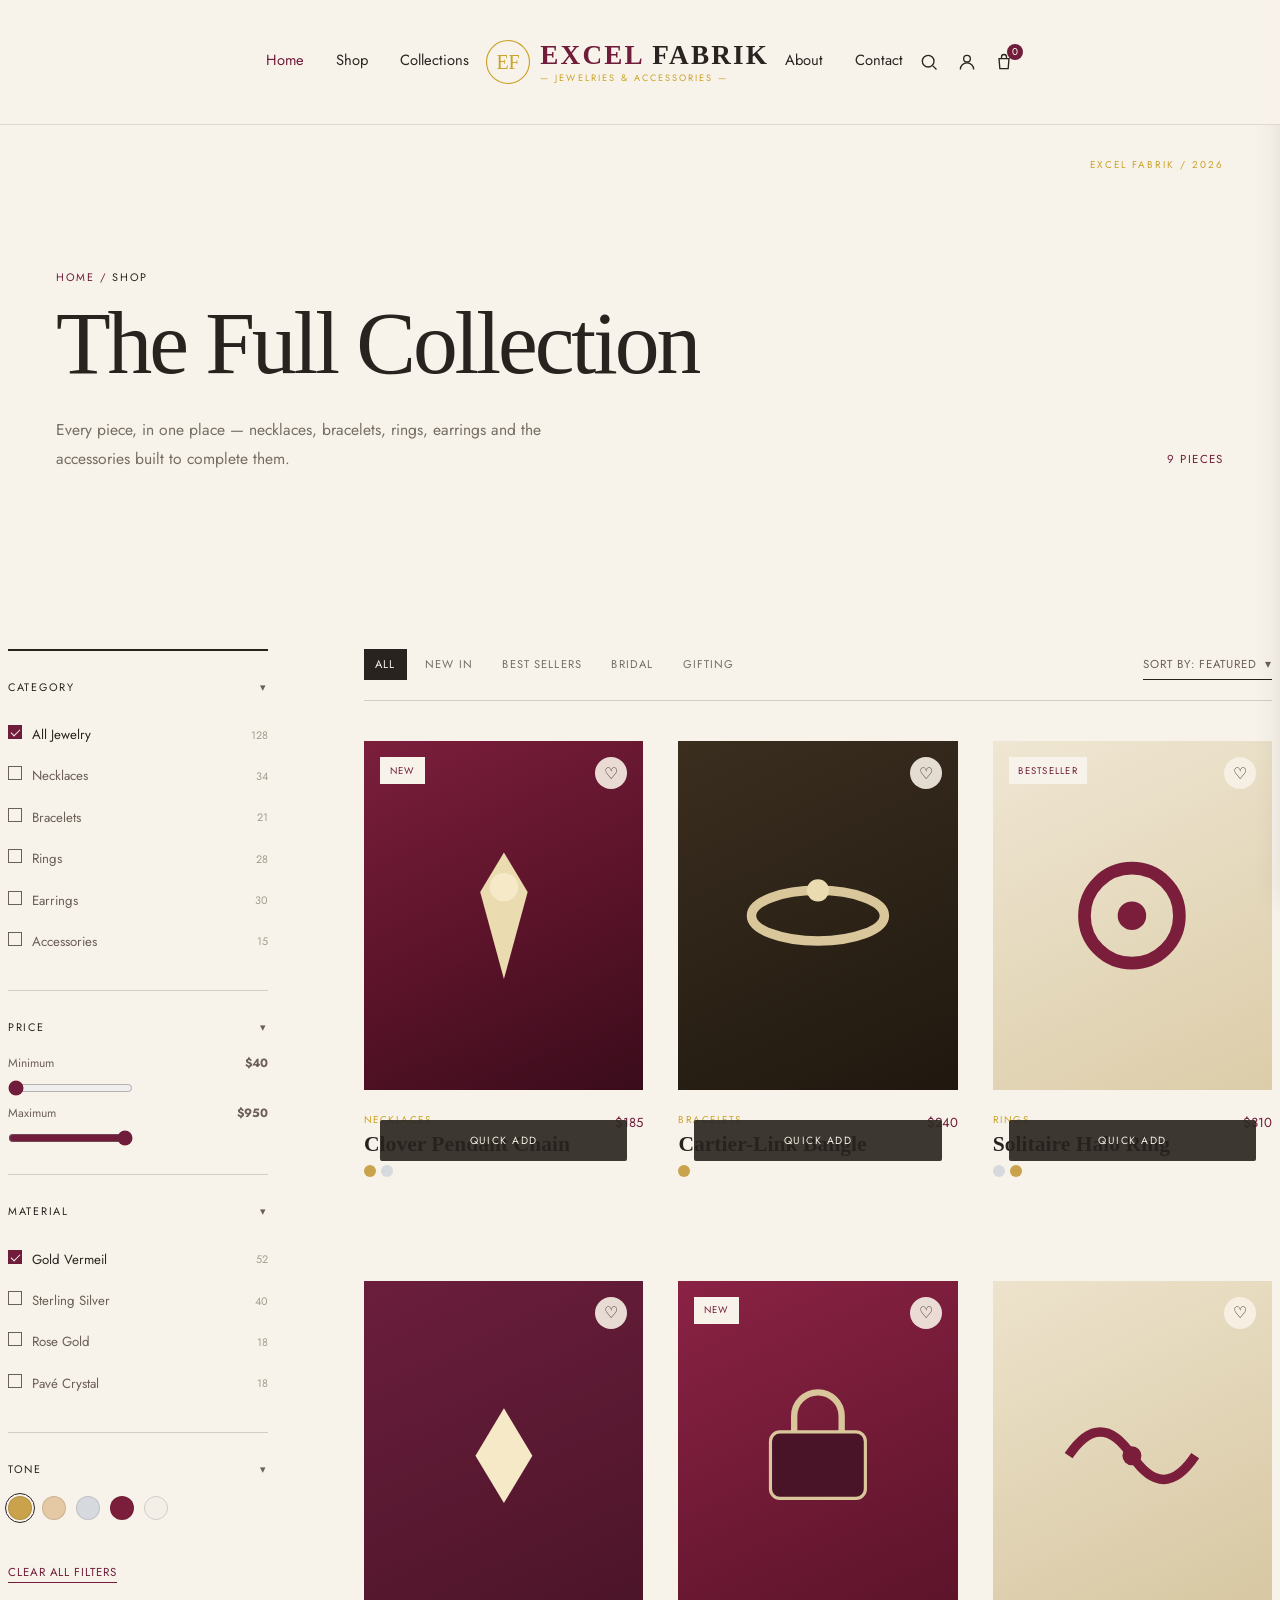
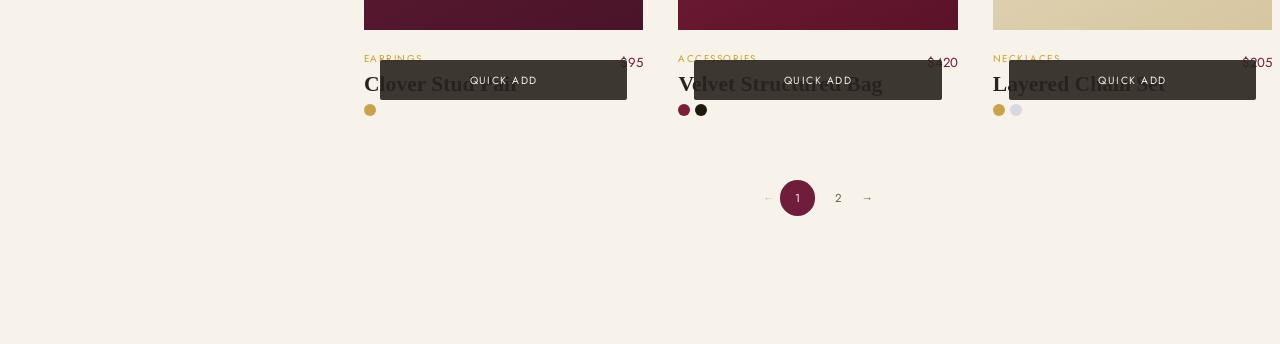
<file: shop.html>
<!DOCTYPE html>
<html lang="en">
<head>
    <meta charset="UTF-8">
  <meta name="viewport" content="width=device-width, initial-scale=1.0">
  <link rel="preconnect" href="https://fonts.googleapis.com">
<link href="https://fonts.googleapis.com/css2?family=Playfair+Display:ital,wght@0,500;0,600;1,500&family=Jost:wght@300;400;500;600&display=swap" rel="stylesheet">
<link rel="stylesheet" href="styles.css">
  <title>Shop - Excel Fabrik</title>
</head>
<body class="shop-page">

<!-- Header -->
<header class="site-header">
  <div class="header-inner">
    <button class="nav-toggle" id="navToggle" aria-label="Toggle menu">
      <span></span><span></span><span></span>
    </button>

    <nav class="main-nav" id="mainNav">
      <a href="index.html#home" class="active">Home</a>
      <a href="shop.html#shop">Shop</a>
      <a href="collections.html" id="collectionsLink">Collections</a>
    </nav>

    <a href="index.html#hero" class="brand">
      <span class="brand-mark">
        <svg viewBox="0 0 60 60" width="46" height="46">
          <circle cx="30" cy="30" r="28" fill="none" stroke="currentColor" stroke-width="1.5"/>
          <text x="30" y="39" text-anchor="middle" font-family="Cormorant Garamond, serif" font-size="26" fill="currentColor">EF</text>
        </svg>
      </span>
      <span class="brand-text">
        <strong>EXCEL <em>FABRIK</em></strong>
        <small>— Jewelries &amp; Accessories —</small>
      </span>
    </a>

    <nav class="main-nav main-nav-right">
      <a href="#about">About</a>
      <a href="#contact">Contact</a>
    </nav>

    <div class="header-icons">
      <button aria-label="Search" id="searchBtn">
        <svg width="20" height="20" viewBox="0 0 24 24" fill="none" stroke="currentColor" stroke-width="1.6"><circle cx="11" cy="11" r="7"/><line x1="21" y1="21" x2="16.65" y2="16.65"/></svg>
      </button>
      <button aria-label="Account">
        <svg width="20" height="20" viewBox="0 0 24 24" fill="none" stroke="currentColor" stroke-width="1.6"><circle cx="12" cy="8" r="4"/><path d="M4 21c0-4.4 3.6-8 8-8s8 3.6 8 8"/></svg>
      </button>
      <button aria-label="Cart" id="cartBtn" class="cart-btn">
        <svg width="20" height="20" viewBox="0 0 24 24" fill="none" stroke="currentColor" stroke-width="1.6"><path d="M6 8h12l-1 12H7L6 8z"/><path d="M9 8V6a3 3 0 0 1 6 0v2"/></svg>
        <span class="cart-count" id="cartCount">0</span>
      </button>
    </div>
  </div>
</header>



<div class="page-head">
  <div>
    <div class="crumb">Home / <span>Shop</span></div>
    <h1>The Full Collection</h1>
    <p>Every piece, in one place — necklaces, bracelets, rings, earrings and the accessories built to complete them.</p>
  </div>
  <div class="result-count">128 pieces</div>
</div>

<div class="shop-body">

  <aside class="filters">
    <div class="filter-block">
      <div class="filter-title">Category <span class="chev">&#9662;</span></div>
      <div class="filter-row checked"><span><span class="box"></span>All Jewelry</span> <span class="count">128</span></div>
      <div class="filter-row"><span><span class="box"></span>Necklaces</span> <span class="count">34</span></div>
      <div class="filter-row"><span><span class="box"></span>Bracelets</span> <span class="count">21</span></div>
      <div class="filter-row"><span><span class="box"></span>Rings</span> <span class="count">28</span></div>
      <div class="filter-row"><span><span class="box"></span>Earrings</span> <span class="count">30</span></div>
      <div class="filter-row"><span><span class="box"></span>Accessories</span> <span class="count">15</span></div>
    </div>

    <div class="filter-block">
      <div class="filter-title">Price <span class="chev">&#9662;</span></div>
      <div class="price-inputs">
        <label for="priceMin">Minimum <strong id="priceMinValue">$40</strong></label>
        <input id="priceMin" type="range" min="40" max="950" step="5" value="40">
        <label for="priceMax">Maximum <strong id="priceMaxValue">$950</strong></label>
        <input id="priceMax" type="range" min="40" max="950" step="5" value="950">
      </div>
    </div>

    <div class="filter-block">
      <div class="filter-title">Material <span class="chev">&#9662;</span></div>
      <div class="filter-row checked"><span><span class="box"></span>Gold Vermeil</span> <span class="count">52</span></div>
      <div class="filter-row"><span><span class="box"></span>Sterling Silver</span> <span class="count">40</span></div>
      <div class="filter-row"><span><span class="box"></span>Rose Gold</span> <span class="count">18</span></div>
      <div class="filter-row"><span><span class="box"></span>Pavé Crystal</span> <span class="count">18</span></div>
    </div>

    <div class="filter-block">
      <div class="filter-title">Tone <span class="chev">&#9662;</span></div>
      <div class="swatches">
        <span class="swatch ring tone-gold"></span>
        <span class="swatch tone-peach"></span>
        <span class="swatch tone-silver"></span>
        <span class="swatch tone-burgundy"></span>
        <span class="swatch tone-cream"></span>
      </div>
    </div>

    <a class="clear-filters" href="#">Clear all filters</a>
  </aside>

  <main class="shop-main">
    <div class="toolbar">
      <div class="chips">
        <span class="chip active">All</span>
        <span class="chip">New In</span>
        <span class="chip">Best Sellers</span>
        <span class="chip">Bridal</span>
        <span class="chip">Gifting</span>
      </div>
      <div class="sort">Sort by: Featured <span>&#9662;</span></div>
    </div>
    <div class="search-panel" id="shopSearchPanel">
      <input id="shopSearchInput" type="search" placeholder="Search the collection" aria-label="Search the collection">
    </div>

    <div class="grid">

      <div class="product">
        <div class="thumb product-art-1">
          <svg viewBox="0 0 120 120" width="46%" height="46%" fill="none"><path d="M60 20 L75 45 L60 100 L45 45 Z" fill="#EADBB0"/><circle cx="60" cy="42" r="9" fill="#F5E9C8"/></svg>
        </div>
        <div class="badge">New</div>
        <div class="wish">&#9825;</div>
        <div class="quick-add">Quick Add</div>
        <div class="meta">
          <div>
            <div class="cat">Necklaces</div>
            <h3>Clover Pendant Chain</h3>
            <div class="swatch-mini"><span class="tone-gold"></span><span class="tone-silver"></span></div>
          </div>
          <div class="price">$185</div>
        </div>
      </div>

      <div class="product">
        <div class="thumb product-art-2">
          <svg viewBox="0 0 120 120" width="60%" height="60%" fill="none"><ellipse cx="60" cy="60" rx="42" ry="16" fill="none" stroke="#D9C79B" stroke-width="6"/><circle cx="60" cy="44" r="7" fill="#EADBB0"/></svg>
        </div>
        <div class="wish">&#9825;</div>
        <div class="quick-add">Quick Add</div>
        <div class="meta">
          <div>
            <div class="cat">Bracelets</div>
            <h3>Cartier-Link Bangle</h3>
            <div class="swatch-mini"><span class="tone-gold"></span></div>
          </div>
          <div class="price">$240</div>
        </div>
      </div>

      <div class="product">
        <div class="thumb product-art-3">
          <svg viewBox="0 0 120 120" width="52%" height="52%" fill="none"><circle cx="60" cy="60" r="30" fill="none" stroke="#7B1E3C" stroke-width="8"/><circle cx="60" cy="60" r="9" fill="#7B1E3C"/></svg>
        </div>
        <div class="badge">Bestseller</div>
        <div class="wish">&#9825;</div>
        <div class="quick-add">Quick Add</div>
        <div class="meta">
          <div>
            <div class="cat">Rings</div>
            <h3>Solitaire Halo Ring</h3>
            <div class="swatch-mini"><span class="tone-silver"></span><span class="tone-gold"></span></div>
          </div>
          <div class="price">$310</div>
        </div>
      </div>

      <div class="product">
        <div class="thumb product-art-4">
          <svg viewBox="0 0 120 120" width="40%" height="40%" fill="none"><path d="M60 30 L78 60 L60 90 L42 60 Z" fill="#F5E9C8"/></svg>
        </div>
        <div class="wish">&#9825;</div>
        <div class="quick-add">Quick Add</div>
        <div class="meta">
          <div>
            <div class="cat">Earrings</div>
            <h3>Clover Stud Pair</h3>
            <div class="swatch-mini"><span class="tone-gold"></span></div>
          </div>
          <div class="price">$95</div>
        </div>
      </div>

      <div class="product">
        <div class="thumb product-art-5">
          <svg viewBox="0 0 120 120" width="55%" height="55%" fill="none"><rect x="30" y="45" width="60" height="42" rx="6" fill="#4A1428" stroke="#D9C79B" stroke-width="2"/><path d="M45 45 V35 a15 15 0 0 1 30 0 V45" fill="none" stroke="#D9C79B" stroke-width="4"/></svg>
        </div>
        <div class="badge">New</div>
        <div class="wish">&#9825;</div>
        <div class="quick-add">Quick Add</div>
        <div class="meta">
          <div>
            <div class="cat">Accessories</div>
            <h3>Velvet Structured Bag</h3>
            <div class="swatch-mini"><span class="tone-burgundy"></span><span class="tone-brown"></span></div>
          </div>
          <div class="price">$420</div>
        </div>
      </div>

      <div class="product">
        <div class="thumb product-art-6">
          <svg viewBox="0 0 120 120" width="66%" height="66%" fill="none"><path d="M20 60 Q40 30 60 60 T100 60" stroke="#7B1E3C" stroke-width="6" fill="none"/><circle cx="60" cy="60" r="6" fill="#7B1E3C"/></svg>
        </div>
        <div class="wish">&#9825;</div>
        <div class="quick-add">Quick Add</div>
        <div class="meta">
          <div>
            <div class="cat">Necklaces</div>
            <h3>Layered Chain Set</h3>
            <div class="swatch-mini"><span class="tone-gold"></span><span class="tone-silver"></span></div>
          </div>
          <div class="price">$205</div>
        </div>
      </div>

      <div class="product">
        <div class="thumb product-art-2">
          <svg viewBox="0 0 120 120" width="56%" height="56%" fill="none"><path d="M30 60 Q60 30 90 60 Q60 90 30 60 Z" fill="none" stroke="#EADBB0" stroke-width="5"/></svg>
        </div>
        <div class="badge">Bestseller</div>
        <div class="wish">&#9825;</div>
        <div class="quick-add">Quick Add</div>
        <div class="meta">
          <div>
            <div class="cat">Bracelets</div>
            <h3>Woven Gold Cuff</h3>
            <div class="swatch-mini"><span class="tone-gold"></span></div>
          </div>
          <div class="price">$275</div>
        </div>
      </div>

      <div class="product">
        <div class="thumb product-art-4">
          <svg viewBox="0 0 120 120" width="42%" height="42%" fill="none"><circle cx="60" cy="60" r="26" fill="none" stroke="#F5E9C8" stroke-width="7"/></svg>
        </div>
        <div class="wish">&#9825;</div>
        <div class="quick-add">Quick Add</div>
        <div class="meta">
          <div>
            <div class="cat">Rings</div>
            <h3>Stacking Band Trio</h3>
            <div class="swatch-mini"><span class="tone-gold"></span><span class="tone-burgundy"></span></div>
          </div>
          <div class="price">$150</div>
        </div>
      </div>

      <div class="product">
        <div class="thumb product-art-3">
          <svg viewBox="0 0 120 120" width="48%" height="48%" fill="none"><path d="M60 25 L70 50 L60 95 L50 50 Z" fill="#7B1E3C"/><circle cx="60" cy="46" r="8" fill="#7B1E3C"/></svg>
        </div>
        <div class="wish">&#9825;</div>
        <div class="quick-add">Quick Add</div>
        <div class="meta">
          <div>
            <div class="cat">Earrings</div>
            <h3>Drop Pendant Hoops</h3>
            <div class="swatch-mini"><span class="tone-gold"></span><span class="tone-brown"></span></div>
          </div>
          <div class="price">$120</div>
        </div>
      </div>

    </div>

    <div class="pagination" id="pagination"></div>
  </main>

</div>

<aside class="cart-panel" id="shopCartPanel" aria-label="Shopping cart" aria-hidden="true">
  <div class="cart-panel-head">
    <h2>Your Cart</h2>
    <button class="cart-close" id="shopCartClose" type="button" aria-label="Close cart">&times;</button>
  </div>
  <div class="cart-list" id="shopCartList">Your cart is empty.</div>
  <div class="cart-total"><span>Total</span><strong id="shopCartTotal">$0</strong></div>
</aside>
<div class="cart-overlay" id="shopCartOverlay"></div>

</body>
<script>
  const products = [...document.querySelectorAll('.product')];
  const resultCount = document.querySelector('.result-count');
  const categoryRows = [...document.querySelectorAll('.filter-block:first-child .filter-row')];
  const chips = [...document.querySelectorAll('.chip')];
  const selectedFilters = new Set();
  const cart = new Map();
  const searchButton = document.getElementById('searchBtn');
  const searchPanel = document.getElementById('shopSearchPanel');
  const searchInput = document.getElementById('shopSearchInput');
  const cartPanel = document.getElementById('shopCartPanel');
  const cartList = document.getElementById('shopCartList');
  const cartTotal = document.getElementById('shopCartTotal');
  const cartOverlay = document.getElementById('shopCartOverlay');
  const cartButton = document.getElementById('cartBtn');
  const priceMin = document.getElementById('priceMin');
  const priceMax = document.getElementById('priceMax');
  const priceMinValue = document.getElementById('priceMinValue');
  const priceMaxValue = document.getElementById('priceMaxValue');
  const pagination = document.getElementById('pagination');
  const pageSize = 6;
  let currentPage = 1;

  function openCart() {
    cartPanel.classList.add('open');
    cartOverlay.classList.add('open');
    cartPanel.setAttribute('aria-hidden', 'false');
  }

  function closeCart() {
    cartPanel.classList.remove('open');
    cartOverlay.classList.remove('open');
    cartPanel.setAttribute('aria-hidden', 'true');
  }

  function renderCart() {
    document.getElementById('cartCount').textContent = [...cart.values()].reduce((sum, quantity) => sum + quantity, 0);
    if (!cart.size) {
      cartList.textContent = 'Your cart is empty.';
      cartTotal.textContent = '$0';
      return;
    }
    let total = 0;
    cartList.innerHTML = [...cart.entries()].map(([product, quantity]) => {
      const price = Number(product.querySelector('.price').textContent.replace(/[^\d.]/g, ''));
      total += price * quantity;
      return `<div class="cart-line"><span>${product.querySelector('h3').textContent} x${quantity}</span><strong>$${(price * quantity).toFixed(2)}</strong></div>`;
    }).join('');
    cartTotal.textContent = `$${total.toFixed(2)}`;
  }

  searchButton.addEventListener('click', () => {
    searchPanel.classList.toggle('open');
    if (searchPanel.classList.contains('open')) searchInput.focus();
  });
  searchInput.addEventListener('input', () => {
    updateProducts(true);
  });
  cartButton.addEventListener('click', openCart);
  document.getElementById('shopCartClose').addEventListener('click', closeCart);
  cartOverlay.addEventListener('click', closeCart);

  function renderPagination(pageCount) {
    pagination.innerHTML = '';
    const previous = document.createElement('button');
    previous.type = 'button';
    previous.innerHTML = '&#8592;';
    previous.disabled = currentPage === 1;
    previous.setAttribute('aria-label', 'Previous page');
    previous.addEventListener('click', () => { currentPage -= 1; updateProducts(); });
    pagination.appendChild(previous);

    for (let page = 1; page <= pageCount; page += 1) {
      const button = document.createElement('button');
      button.type = 'button';
      button.textContent = page;
      button.className = `num${page === currentPage ? ' active' : ''}`;
      button.setAttribute('aria-label', `Page ${page}`);
      button.setAttribute('aria-current', page === currentPage ? 'page' : 'false');
      button.addEventListener('click', () => { currentPage = page; updateProducts(); });
      pagination.appendChild(button);
    }

    const next = document.createElement('button');
    next.type = 'button';
    next.innerHTML = '&#8594;';
    next.disabled = currentPage === pageCount;
    next.setAttribute('aria-label', 'Next page');
    next.addEventListener('click', () => { currentPage += 1; updateProducts(); });
    pagination.appendChild(next);
  }

  function updateProducts(resetPage = false) {
    if (resetPage) currentPage = 1;
    const category = categoryRows.find(row => row.classList.contains('checked'))?.textContent.trim().split(/\s+/)[0];
    const activeChip = document.querySelector('.chip.active')?.textContent.trim();
    const query = searchInput.value.trim().toLowerCase();
    const minimumPrice = Number(priceMin.value);
    const maximumPrice = Number(priceMax.value);
    const matchingProducts = [];

    if (minimumPrice > maximumPrice) priceMax.value = minimumPrice;

    products.forEach(product => {
      const productCategory = product.querySelector('.cat')?.textContent.trim();
      const productPrice = Number(product.querySelector('.price').textContent.replace(/[^\d.]/g, ''));
      const isCategoryMatch = !category || category === 'All' || category === 'All Jewelry' || productCategory === category;
      const isChipMatch = !activeChip || activeChip === 'All' ||
        (activeChip === 'New In' && product.querySelector('.badge')?.textContent.trim() === 'New') ||
        (activeChip === 'Best Sellers' && product.querySelector('.badge')?.textContent.trim() === 'Bestseller') ||
        (activeChip === 'Bridal' && productCategory === 'Rings') ||
        (activeChip === 'Gifting' && productCategory === 'Accessories');
      const isSearchMatch = !query || product.textContent.toLowerCase().includes(query);
      const isPriceMatch = productPrice >= Number(priceMin.value) && productPrice <= Number(priceMax.value);

      if (isCategoryMatch && isChipMatch && isSearchMatch && isPriceMatch) matchingProducts.push(product);
    });

    const pageCount = Math.max(1, Math.ceil(matchingProducts.length / pageSize));
    currentPage = Math.min(currentPage, pageCount);
    const firstVisible = (currentPage - 1) * pageSize;
    products.forEach(product => {
      product.hidden = !matchingProducts.includes(product) || !matchingProducts.slice(firstVisible, firstVisible + pageSize).includes(product);
    });

    priceMinValue.textContent = `$${priceMin.value}`;
    priceMaxValue.textContent = `$${priceMax.value}`;
    resultCount.textContent = `${matchingProducts.length} pieces`;
    renderPagination(pageCount);
  }

  [priceMin, priceMax].forEach(input => input.addEventListener('input', updateProducts));

  categoryRows.forEach(row => row.addEventListener('click', () => {
    categoryRows.forEach(item => item.classList.remove('checked'));
    row.classList.add('checked');
    updateProducts(true);
  }));

  document.querySelectorAll('.filter-block:nth-child(3) .filter-row').forEach(row => {
    row.addEventListener('click', () => row.classList.toggle('checked'));
  });

  document.querySelectorAll('.swatch').forEach(swatch => {
    swatch.addEventListener('click', () => swatch.classList.toggle('ring'));
  });

  chips.forEach(chip => chip.addEventListener('click', () => {
    chips.forEach(item => item.classList.remove('active'));
    chip.classList.add('active');
    updateProducts(true);
  }));

  document.querySelectorAll('.wish').forEach(button => {
    button.setAttribute('role', 'button');
    button.setAttribute('aria-label', 'Add to wishlist');
    button.addEventListener('click', () => {
      button.classList.toggle('selected');
      button.textContent = button.classList.contains('selected') ? '\u2665' : '\u2661';
    });
  });

  document.querySelectorAll('.quick-add').forEach(button => {
    button.setAttribute('role', 'button');
    button.addEventListener('click', () => {
      const product = button.closest('.product');
      cart.set(product, (cart.get(product) || 0) + 1);
      renderCart();
      button.textContent = 'Added';
      button.classList.add('added');
      setTimeout(() => {
        button.textContent = 'Quick Add';
        button.classList.remove('added');
      }, 1200);
      openCart();
    });
  });

  document.querySelector('.clear-filters').addEventListener('click', event => {
    event.preventDefault();
    categoryRows.forEach(row => row.classList.toggle('checked', row.textContent.includes('All Jewelry')));
    document.querySelectorAll('.filter-row, .swatch').forEach(control => control.classList.remove('checked', 'ring'));
    categoryRows[0].classList.add('checked');
    priceMin.value = 40;
    priceMax.value = 950;
    chips.forEach(chip => chip.classList.toggle('active', chip.textContent.trim() === 'All'));
    updateProducts(true);
  });

  const sortControl = document.querySelector('.sort');
  sortControl.addEventListener('click', () => {
    const ascending = sortControl.dataset.order !== 'ascending';
    sortControl.dataset.order = ascending ? 'ascending' : 'descending';
    sortControl.innerHTML = `Sort by: Price ${ascending ? 'low to high' : 'high to low'} <span>&#9662;</span>`;
    const grid = document.querySelector('.grid');
    products.sort((a, b) => {
      const price = product => Number(product.querySelector('.price').textContent.replace(/[^\d]/g, ''));
      return (price(a) - price(b)) * (ascending ? 1 : -1);
    }).forEach(product => grid.appendChild(product));
  });

  updateProducts();
</script>
</html>
</file>
<file: styles.css>
:root{
    --cream: #F7F1E6;
    --cream-deep: #EFE6D3;
    --card: #FBF7EE;
    --ink: #2B2620;
    --ink-soft: #6B6255;
    --burgundy: #6E1E3A;
    --burgundy-dark: #591730;
    --gold: #B08B4F;
    --gold-soft: #D9C79B;
    --hairline: rgba(43,38,32,0.14);
  }
  *{box-sizing:border-box; margin:0; padding:0;}
  body{
    background:var(--cream);
    color:var(--ink);
    font-family:'Jost', sans-serif;
    font-weight:400;
  }
  h1,h2,h3,.serif{ font-family:'Playfair Display', serif; }
  a{ color:inherit; text-decoration:none; }

  /* ---------- HEADER ---------- */
  header{
    display:flex; align-items:center; justify-content:space-between;
    padding: 22px 56px;
    border-bottom:1px solid var(--hairline);
    background:var(--cream);
  }
  .nav-group{ display:flex; gap:34px; font-size:14px; letter-spacing:.03em; }
  .nav-group a.active{ border-bottom:1px solid var(--ink); padding-bottom:4px; }
  .brand{ display:flex; align-items:center; gap:10px; }
  .brand-badge{
    width:34px; height:34px; border-radius:50%;
    border:1px solid var(--gold);
    display:flex; align-items:center; justify-content:center;
    font-family:'Playfair Display',serif; font-size:12px; color:var(--gold);
  }
  .brand-text .name{ font-family:'Playfair Display', serif; font-size:19px; letter-spacing:.08em; }
  .brand-text .tag{ font-size:9px; letter-spacing:.18em; color:var(--ink-soft); }
  .icon-group{ display:flex; gap:22px; align-items:center; font-size:16px; }
  .icon-button{ border:0; background:transparent; color:inherit; padding:4px; cursor:pointer; font:inherit; line-height:1; }
  .icon-button:focus-visible, .quick-add:focus-visible, .wish:focus-visible, .chip:focus-visible, .sort:focus-visible{ outline:2px solid var(--burgundy); outline-offset:3px; }
  .cart-badge{ position:relative; }
  .cart-badge::after{
    content:attr(data-count); position:absolute; top:-8px; right:-9px;
    background:var(--burgundy); color:var(--cream);
    font-size:9px; width:15px; height:15px; border-radius:50%;
    display:flex; align-items:center; justify-content:center;
  }

  /* ---------- PAGE HEAD ---------- */
  .page-head{
    padding: 46px 56px 30px;
    display:flex; justify-content:space-between; align-items:flex-end; gap:24px;
    border-bottom:1px solid var(--hairline);
  }
  .crumb{ font-size:12px; color:var(--ink-soft); margin-bottom:14px; letter-spacing:.03em; }
  .crumb span{ color:var(--ink); }
  .page-head h1{ font-size:40px; font-weight:500; max-width:520px; line-height:1.15; }
  .page-head p{ margin-top:10px; color:var(--ink-soft); max-width:420px; font-size:14.5px; line-height:1.6; }
  .result-count{ font-size:13px; color:var(--ink-soft); white-space:nowrap; }

  /* ---------- LAYOUT ---------- */
  .shop-body{ display:flex; gap:48px; padding: 36px 56px 80px; align-items:flex-start; }

  /* ---------- FILTER SIDEBAR ---------- */
  .filters{ width:230px; flex-shrink:0; position:sticky; top:30px; }
  .filter-block{ padding-bottom:26px; margin-bottom:26px; border-bottom:1px solid var(--hairline); }
  .filter-block:last-child{ border-bottom:none; }
  .filter-title{ font-size:13px; letter-spacing:.04em; margin-bottom:16px; display:flex; justify-content:space-between; align-items:center; }
  .filter-title .chev{ font-size:11px; color:var(--ink-soft); }
  .filter-row{ display:flex; align-items:center; justify-content:space-between; font-size:13.5px; color:var(--ink-soft); padding:7px 0; cursor:pointer; }
  .filter-row:hover{ color:var(--ink); }
  .filter-row .count{ font-size:11.5px; color:#a39d8f; }
  .filter-row.checked{ color:var(--ink); }
  .box{ width:14px; height:14px; border:1px solid var(--ink-soft); display:inline-block; margin-right:10px; position:relative; flex-shrink:0; }
  .filter-row.checked .box{ background:var(--burgundy); border-color:var(--burgundy); }
  .filter-row.checked .box::after{ content:''; position:absolute; left:3.5px; top:1px; width:4px; height:8px; border-right:1.5px solid var(--cream); border-bottom:1.5px solid var(--cream); transform:rotate(45deg); }
  .swatches{ display:flex; gap:10px; flex-wrap:wrap; }
  .swatch{ width:24px; height:24px; border-radius:50%; border:1px solid var(--hairline); cursor:pointer; }
  .swatch.ring{ outline:1.5px solid var(--ink); outline-offset:2px; }
  .price-track{ height:2px; background:var(--hairline); border-radius:2px; position:relative; margin:22px 4px 10px; }
  .price-fill{ position:absolute; left:12%; right:35%; top:0; bottom:0; background:var(--burgundy); }
  .price-handle{ width:13px; height:13px; border-radius:50%; background:var(--burgundy); position:absolute; top:50%; transform:translate(-50%,-50%); }
  .price-labels{ display:flex; justify-content:space-between; font-size:12px; color:var(--ink-soft); }
  .price-inputs{ display:grid; gap:8px; margin-top:14px; }
  .price-inputs label{ display:flex; justify-content:space-between; align-items:center; gap:10px; font-size:12px; color:var(--ink-soft); }
  .price-inputs input{ width:125px; accent-color:var(--burgundy); cursor:pointer; }
  .clear-filters{ font-size:12.5px; color:var(--burgundy); border-bottom:1px solid var(--burgundy); padding-bottom:2px; display:inline-block; margin-top:4px; }

  /* ---------- TOOLBAR ---------- */
  .shop-main{ flex:1; min-width:0; }
  .toolbar{ display:flex; justify-content:space-between; align-items:center; margin-bottom:28px; flex-wrap:wrap; gap:14px; }
  .chips{ display:flex; gap:10px; flex-wrap:wrap; }
  .chip{
    font-size:12.5px; border:1px solid var(--hairline); border-radius:20px;
    padding:7px 16px; color:var(--ink-soft); background:var(--card);
  }
  .chip.active{ background:var(--burgundy); border-color:var(--burgundy); color:var(--cream); }
  .sort{
    font-size:13px; color:var(--ink-soft); display:flex; align-items:center; gap:8px;
    border:1px solid var(--hairline); border-radius:20px; padding:8px 16px; background:var(--card);
  }
  .search-panel{ display:none; margin:-10px 0 24px; }
  .search-panel.open{ display:flex; }
  .search-panel input{ width:100%; border:1px solid var(--hairline); background:var(--card); color:var(--ink); padding:11px 14px; font:inherit; }
  .cart-panel{ position:fixed; top:0; right:0; width:min(360px, 92vw); height:100vh; padding:28px; background:var(--card); box-shadow:-12px 0 30px rgba(43,38,32,.16); transform:translateX(105%); transition:transform .25s ease; z-index:10; }
  .cart-panel.open{ transform:translateX(0); }
  .cart-panel-head{ display:flex; align-items:center; justify-content:space-between; padding-bottom:20px; border-bottom:1px solid var(--hairline); }
  .cart-panel-head h2{ font-size:24px; font-weight:500; }
  .cart-close{ border:0; background:transparent; color:var(--ink); font-size:22px; cursor:pointer; }
  .cart-list{ padding:20px 0; color:var(--ink-soft); font-size:14px; }
  .cart-line{ display:flex; justify-content:space-between; gap:16px; padding:10px 0; border-bottom:1px solid var(--hairline); color:var(--ink); }
  .cart-total{ display:flex; justify-content:space-between; padding-top:18px; font-size:15px; }
  .cart-overlay{ display:none; position:fixed; inset:0; background:rgba(43,38,32,.28); z-index:9; }
  .cart-overlay.open{ display:block; }

  /* ---------- PRODUCT GRID ---------- */
  .grid{ display:grid; grid-template-columns:repeat(3, 1fr); gap:34px 26px; }
  .product{ position:relative; }
  .thumb{
    aspect-ratio:1/1.05; border-radius:2px; position:relative; overflow:hidden;
    display:flex; align-items:center; justify-content:center;
  }
  .badge{
    position:absolute; top:14px; left:14px; font-size:10.5px; letter-spacing:.05em;
    background:var(--cream); padding:5px 11px; border-radius:20px; color:var(--burgundy); z-index:2;
  }
  .wish{
    position:absolute; top:14px; right:14px; width:30px; height:30px; border-radius:50%;
    background:rgba(247,241,230,0.9); display:flex; align-items:center; justify-content:center;
    font-size:13px; z-index:2; color:var(--ink);
  }
  .quick-add{
    position:absolute; left:14px; right:14px; bottom:14px;
    background:var(--ink); color:var(--cream); text-align:center;
    font-size:12px; letter-spacing:.05em; padding:11px 0; border-radius:2px;
    opacity:0; transform:translateY(8px); transition:all .25s ease; z-index:2;
  }
  .product:hover .quick-add{ opacity:1; transform:translateY(0); }
  .product:hover .thumb img, .product:hover .thumb svg{ transform:scale(1.045); }
  .thumb img, .thumb svg{ transition:transform .5s ease; width:100%; height:100%; object-fit:cover; }

  .meta{ padding-top:14px; display:flex; justify-content:space-between; gap:10px; }
  .meta .cat{ font-size:11px; letter-spacing:.06em; color:var(--gold); margin-bottom:5px; }
  .meta h3{ font-size:16.5px; font-weight:500; }
  .meta .price{ font-size:14.5px; color:var(--ink-soft); white-space:nowrap; padding-top:2px; }
  .swatch-mini{ display:flex; gap:5px; margin-top:9px; }
  .swatch-mini span{ width:12px; height:12px; border-radius:50%; display:inline-block; }

  .pagination{ display:flex; justify-content:center; align-items:center; gap:14px; margin-top:56px; font-size:13px; color:var(--ink-soft); }
  .pagination button{ border:0; background:transparent; color:inherit; font:inherit; cursor:pointer; }
  .pagination .num{ width:32px; height:32px; display:flex; align-items:center; justify-content:center; border-radius:50%; }
  .pagination button:disabled{ opacity:.35; cursor:default; }
  .pagination .num.active{ background:var(--burgundy); color:var(--cream); }

  @media(max-width:980px){
    header{ padding:18px 24px; }
    .nav-group{ display:none; }
    .page-head, .shop-body{ padding-left:24px; padding-right:24px; }
    .shop-body{ flex-direction:column; }
    .filters{ width:100%; position:static; }
    .grid{ grid-template-columns:repeat(2,1fr); }
  }
  @media(max-width:560px){
    .grid{ grid-template-columns:1fr; }
    .page-head{ flex-direction:column; align-items:flex-start; }
  }




:root{
  --cream:#f7f1e6;
  --cream-soft:#fbf7ee;
  --burgundy:#6f1d3a;
  --burgundy-dark:#5a1730;
  --gold:#c9a227;
  --ink:#2a2320;
  --ink-soft:#6b5f57;
  --line:#e6dcc8;
  --radius:2px;
  --serif:'Cormorant Garamond', Georgia, serif;
  --sans:'Jost', 'Helvetica Neue', Arial, sans-serif;
}

*{box-sizing:border-box;margin:0;padding:0;}
html{scroll-behavior:smooth;}
body{
  font-family:var(--sans);
  color:var(--ink);
  background:var(--cream-soft);
  -webkit-font-smoothing:antialiased;
}
a{text-decoration:none;color:inherit;}
button{font-family:inherit;cursor:pointer;background:none;border:none;}
img,svg{display:block;max-width:100%;}
:focus-visible{outline:2px solid var(--burgundy);outline-offset:2px;}

/* Announcement bar */
.announce{
  background:var(--burgundy);
  color:#f3e6c9;
  text-align:center;
  font-size:.78rem;
  letter-spacing:.04em;
  padding:.5rem 1rem;
}

/* Header */

.site-header{
  background:var(--cream-soft);
  border-bottom:1px solid var(--line);
  position:sticky;top:0;z-index:50;
}
.header-inner{
  max-width:1280px;margin:0 auto;
  display:flex;align-items:center;justify-content:space-between;
  padding:.9rem 2rem;
  gap:1rem;
}
.main-nav{display:flex;gap:2rem;font-size:.92rem;position:relative;}
.main-nav a{position:relative;padding-bottom:4px;color:var(--ink);}
.main-nav a.active{color:var(--burgundy);}
.main-nav::after{
  content:'';position:absolute;left:var(--indicator-left, 0);bottom:0;
  width:var(--indicator-width, 0);height:2px;background:var(--burgundy);
  transition:left .35s ease,width .35s ease;
  pointer-events:none;
}
.main-nav a:hover{color:var(--burgundy);}

.brand{display:flex;align-items:center;gap:.6rem;flex-shrink:0;}
.brand-mark{color:var(--gold);}
.brand-text{display:flex;flex-direction:column;line-height:1.1;}
.brand-text strong{
  font-family:var(--serif);font-size:1.55rem;letter-spacing:.06em;color:var(--burgundy);font-weight:600;
}
.brand-text strong em{font-style:normal;color:var(--ink);}
.brand-text small{font-size:.58rem;letter-spacing:.22em;color:var(--gold);text-transform:uppercase;margin-top:2px;}

.header-icons{display:flex;align-items:center;gap:1.1rem;}
.header-icons button{color:var(--ink);display:flex;position:relative;}
.header-icons button:hover{color:var(--burgundy);}
.cart-btn{position:relative;}
.cart-count{
  position:absolute;top:-8px;right:-9px;
  background:var(--burgundy);color:#fff;
  font-size:.62rem;width:16px;height:16px;border-radius:50%;
  display:flex;align-items:center;justify-content:center;
}

.nav-toggle{display:none;flex-direction:column;gap:5px;width:22px;}
.nav-toggle span{display:block;height:2px;background:var(--ink);}

/* Hero */
.hero{
  position:relative;
  max-width:1280px;margin:1.5rem auto;
  border-radius:6px;overflow:hidden;
  background:linear-gradient(120deg,#f0e3c4,#f7ece0);
  min-height:480px;
}
.hero-slides{position:relative;height:100%;}
.hero-slide{
  display:none;
  align-items:center;
  min-height:480px;
  padding:0 4rem;
  gap:2rem;
}
.hero-slide.active{display:flex;}
.hero-copy{flex:1;max-width:520px;padding:2rem 0;}
.hero-eyebrow{
  color:var(--burgundy);font-size:.78rem;letter-spacing:.14em;text-transform:uppercase;margin-bottom:1rem;font-weight:500;
}
.hero-copy h1{
  font-family:var(--serif);font-weight:600;
  font-size:4rem;line-height:.98;color:var(--ink);margin-bottom:1.3rem;
}
.hero-desc{color:var(--ink-soft);font-size:1.02rem;line-height:1.6;max-width:420px;margin-bottom:1.8rem;}
.btn{
  display:inline-flex;align-items:center;gap:.5rem;
  padding:.9rem 1.8rem;font-size:.82rem;letter-spacing:.08em;text-transform:uppercase;
  border-radius:var(--radius);
}
.btn-primary{background:var(--burgundy);color:#fff;transition:background .2s;}
.btn-primary:hover{background:var(--burgundy-dark);}
.hero-art{flex:1;display:flex;align-items:center;justify-content:center;}
.hero-art img{width:100%;max-width:520px;height:420px;object-fit:cover;}
.hero-svg{width:100%;max-width:460px;height:auto;}

.hero-arrow{
  position:absolute;top:50%;transform:translateY(-50%);
  width:38px;height:38px;border-radius:50%;
  background:rgba(255,255,255,.8);color:var(--ink);
  font-size:1.4rem;display:flex;align-items:center;justify-content:center;
  transition:background .2s;
}
.hero-arrow:hover{background:#fff;}
.hero-arrow-left{left:1.5rem;}
.hero-arrow-right{right:1.5rem;}

.hero-dots{
  position:absolute;bottom:1.4rem;left:50%;transform:translateX(-50%);
  display:flex;gap:.5rem;
}
.hero-dots button{
  width:8px;height:8px;border-radius:50%;background:rgba(111,29,58,.3);
  transition:background .2s, width .2s;
}
.hero-dots button.active{background:var(--burgundy);width:22px;border-radius:4px;}

/* Category grid */
.category-grid{
  max-width:1280px;margin:3rem auto;padding:0 2rem;
  display:grid;grid-template-columns:repeat(5,1fr);gap:1.4rem;
}
.cat-card{
  background:var(--cream-soft);border:1px solid var(--line);
  overflow:hidden;transition:transform .25s, box-shadow .25s;
}
.cat-card:hover{transform:translateY(-4px);box-shadow:0 12px 24px rgba(111,29,58,.08);}
.cat-thumb{
  aspect-ratio:1/1;
  display:flex;align-items:center;justify-content:center;
  padding:0;
}
.cat-necklace{background:#efe0c3;}
.cat-bracelet{background:#e9d4c9;}
.cat-ring{background:#f3ecd8;}
.cat-earring{background:#ecdfd0;}
.cat-bag{background:#e7d3d9;}
.cat-thumb img{width:100%;height:100%;object-fit:cover;}
.cat-thumb svg{width:100%;height:100%;}
.cat-card p{
  padding:.9rem 1.1rem;font-size:.78rem;letter-spacing:.1em;text-transform:uppercase;font-weight:500;
  display:flex;align-items:center;justify-content:space-between;
  border-top:1px solid var(--line);
}
.cat-card p span{color:var(--gold);transition:transform .2s;}
.cat-card:hover p span{transform:translateX(4px);}

/* Top picks */
.top-picks{max-width:1280px;margin:3rem auto;padding:0 2rem;}
.section-head{
  display:flex;justify-content:space-between;align-items:flex-end;margin-bottom:2rem;
}
.eyebrow-line{
  color:var(--burgundy);font-size:.78rem;letter-spacing:.12em;text-transform:uppercase;margin-bottom:.5rem;
}
.section-head h2{font-family:var(--serif);font-size:2.4rem;font-weight:600;}
.view-all{font-size:.85rem;color:var(--burgundy);border-bottom:1px solid var(--burgundy);padding-bottom:2px;}
.view-all span{transition:transform .2s;display:inline-block;}
.view-all:hover span{transform:translateX(4px);}

.product-grid{
  display:grid;grid-template-columns:repeat(5,1fr);gap:1.4rem;
}
.product-card{
  background:var(--cream-soft);
  border:1px solid var(--line);
  display:flex;
  flex-direction:column;
  justify-content:space-between;
}
.product-thumb{
  position:relative;aspect-ratio:1/1;
  display:flex;align-items:center;justify-content:center;
  padding:0;
}
.product-thumb img{width:100%;height:100%;object-fit:cover;}
.product-thumb svg{width:100%;height:100%;}
.wish-btn{
  position:absolute;top:.7rem;right:.7rem;
  width:30px;height:30px;border-radius:50%;background:#fff;
  display:flex;align-items:center;justify-content:center;
  box-shadow:0 2px 6px rgba(0,0,0,.1);
}
.wish-btn svg{width:15px;height:15px;stroke:var(--ink);fill:none;transition:.2s;}
.wish-btn.active svg{fill:var(--burgundy);stroke:var(--burgundy);}
.product-info{padding:1rem 1.1rem 1.2rem;}
.product-info h3{font-size:.95rem;font-weight:500;margin-bottom:.35rem;}
.product-price{color:var(--burgundy);font-weight:600;font-size:1rem;margin-bottom:.9rem;}
.add-cart{
  width:100%;background:var(--burgundy);color:#fff;
  padding:.7rem;font-size:.72rem;letter-spacing:.09em;text-transform:uppercase;
  display:flex;align-items:center;justify-content:center;gap:.5rem;
  transition:background .2s;
}
.add-cart:hover{background:var(--burgundy-dark);}
.add-cart svg{width:14px;height:14px;}
.add-cart.added{background:var(--gold);color:var(--ink);}

/* Features */
.features{
  background:var(--cream);
  border-top:1px solid var(--line);border-bottom:1px solid var(--line);
  display:grid;grid-template-columns:repeat(4,1fr);
  max-width:1280px;margin:0 auto;
}
.feature{
  display:flex;align-items:center;gap:.9rem;
  padding:1.6rem 2rem;border-right:1px solid var(--line);
  color:var(--burgundy);
}
.feature:last-child{border-right:none;}
.feature div{display:flex;flex-direction:column;color:var(--ink);}
.feature strong{font-size:.85rem;margin-bottom:2px;}
.feature span{font-size:.75rem;color:var(--ink-soft);}

/* Footer */
.site-footer{background:var(--burgundy-dark);color:#e9d9c8;margin-top:0;}
.footer-top{
  max-width:1280px;margin:0 auto;padding:3.2rem 2rem 2.4rem;
  display:grid;grid-template-columns:1.4fr 1fr 1fr 1.4fr;gap:2rem;
}
.footer-brand{display:flex;align-items:center;gap:.6rem;height:fit-content;}
.footer-brand .brand-mark{color:var(--gold);}
.footer-brand .brand-text strong{color:#f3e6c9;font-family:var(--serif);font-size:1.4rem;}
.footer-brand .brand-text small{color:var(--gold);}
.footer-col h4{font-size:.85rem;letter-spacing:.06em;margin-bottom:1rem;color:#f3e6c9;}
.footer-col a{display:block;font-size:.85rem;color:#e9d9c8cc;margin-bottom:.65rem;}
.footer-col a:hover{color:var(--gold);}
.footer-news p{font-size:.82rem;color:#e9d9c8b3;margin-bottom:1rem;line-height:1.5;}
#newsletterForm{display:flex;border:1px solid #ffffff33;border-radius:2px;overflow:hidden;}
#newsletterForm input{
  flex:1;background:transparent;border:none;padding:.7rem .9rem;color:#fff;font-size:.82rem;
}
#newsletterForm input::placeholder{color:#e9d9c8a0;}
#newsletterForm button{
  background:var(--gold);color:var(--ink);padding:0 1.1rem;font-weight:600;
}
.news-msg{color:var(--gold);margin-top:.6rem;min-height:1em;}
.socials{display:flex;gap:.7rem;margin-top:1.2rem;}
.socials a{
  width:30px;height:30px;border-radius:50%;border:1px solid #ffffff33;
  display:flex;align-items:center;justify-content:center;font-size:.6rem;
}
.socials a:hover{border-color:var(--gold);color:var(--gold);}

.footer-bottom{
  border-top:1px solid #ffffff22;
  max-width:1280px;margin:0 auto;padding:1.1rem 2rem;
  display:flex;justify-content:space-between;font-size:.75rem;color:#e9d9c899;
}
.tagline{font-family:var(--serif);font-style:italic;}

/* Cart drawer */
.cart-drawer{
  position:fixed;top:0;right:-380px;width:360px;height:100%;
  background:var(--cream-soft);z-index:200;
  box-shadow:-8px 0 24px rgba(0,0,0,.15);
  display:flex;flex-direction:column;
  transition:right .3s ease;
}
.cart-drawer.open{right:0;}
.cart-drawer-head{
  display:flex;justify-content:space-between;align-items:center;
  padding:1.3rem 1.4rem;border-bottom:1px solid var(--line);
}
.cart-drawer-head h3{font-family:var(--serif);font-size:1.4rem;}
.cart-items{flex:1;overflow-y:auto;padding:1rem 1.4rem;}
.cart-empty{color:var(--ink-soft);font-size:.88rem;padding-top:1rem;}
.cart-line{
  display:flex;justify-content:space-between;align-items:center;
  padding:.8rem 0;border-bottom:1px solid var(--line);font-size:.85rem;
}
.cart-line .qty{color:var(--ink-soft);}
.cart-total-row{
  display:flex;justify-content:space-between;align-items:center;gap:1rem;
  padding:1.2rem 1.4rem;border-top:1px solid var(--line);font-size:1rem;
}
.cart-total-amount{display:flex;flex-direction:column;gap:.2rem;}
.cart-total-amount strong{font-size:1.1rem;}
.order-whatsapp{
  background:var(--burgundy);color:#fff;padding:.7rem .85rem;
  font-size:.72rem;letter-spacing:.03em;white-space:nowrap;
}
.order-whatsapp:hover:not(:disabled){background:var(--burgundy-dark);}
.order-whatsapp:disabled{opacity:.45;cursor:not-allowed;}
.order-whatsapp:focus-visible{outline:2px solid var(--gold);outline-offset:2px;
}
.cart-overlay{
  position:fixed;inset:0;background:rgba(0,0,0,.35);
  opacity:0;pointer-events:none;transition:opacity .3s;z-index:150;
}
.cart-overlay.open{opacity:1;pointer-events:auto;}

/* Responsive */
@media (max-width:1080px){
  .product-grid{grid-template-columns:repeat(3,1fr);}
  .category-grid{grid-template-columns:repeat(3,1fr);}
  .features{grid-template-columns:repeat(2,1fr);}
  .feature:nth-child(2){border-right:none;}
}
@media (max-width:860px){
  .main-nav{display:none;}
  .nav-toggle{display:flex;}
  .hero-slide{padding:0 1.6rem;flex-direction:column;text-align:center;min-height:auto;padding-top:2.4rem;padding-bottom:2.4rem;}
  .hero-copy{max-width:100%;}
  .hero-copy h1{font-size:2.8rem;}
  .hero-desc{margin-left:auto;margin-right:auto;}
  .hero-art{margin-top:1.5rem;}
  .hero-svg{max-width:280px;}
}
@media (max-width:640px){
  .product-grid{grid-template-columns:repeat(2,1fr);}
  .category-grid{grid-template-columns:repeat(2,1fr);}
  .features{grid-template-columns:1fr;}
  .feature{border-right:none;border-bottom:1px solid var(--line);}
  .footer-top{grid-template-columns:1fr 1fr;}
  .footer-brand{grid-column:1/-1;}
  .cart-drawer{width:100%;right:-100%;}
  .section-head{flex-direction:column;align-items:flex-start;gap:.6rem;}
}

/* Mobile nav overlay */
@media (max-width:860px){
  .main-nav.mobile-open{
    display:flex;flex-direction:column;
    position:absolute;top:100%;left:0;right:0;
    background:var(--cream-soft);padding:1.2rem 2rem;
    border-bottom:1px solid var(--line);gap:1rem;
  }
}

/* Shop page */
.shop-page .product-art-1{background:linear-gradient(155deg,#7b1e3c 0%,#5a1329 55%,#3a0c1b 100%);}
.shop-page .product-art-2{background:linear-gradient(155deg,#3a2e1f 0%,#20180f 100%);}
.shop-page .product-art-3{background:linear-gradient(155deg,#efe6d3 0%,#dccda9 100%);}
.shop-page .product-art-4{background:linear-gradient(155deg,#6b1e3c 0%,#4a1428 100%);}
.shop-page .product-art-5{background:linear-gradient(155deg,#8a2244 0%,#5a1329 100%);}
.shop-page .product-art-6{background:linear-gradient(155deg,#ede3cc 0%,#d6c6a0 100%);}
.shop-page .tone-gold{background:#c9a24b;}
.shop-page .tone-peach{background:#e4c9a4;}
.shop-page .tone-silver{background:#d6d9de;}
.shop-page .tone-burgundy{background:#7b1e3c;}
.shop-page .tone-cream{background:#f3efe7;border:1px solid #ccc;}
.shop-page .tone-brown{background:#20180f;}

/* Collections page */
.collections-page{background:#f4ede1;}
.collections-intro{max-width:1280px;margin:0 auto;padding:6.5rem 2rem 4.5rem;}
.collections-intro h1{font-family:var(--serif);font-size:clamp(3.4rem,7vw,6.8rem);line-height:.9;font-weight:500;letter-spacing:-.02em;margin:.8rem 0 1.6rem;max-width:800px;}
.collections-intro h1 em{color:var(--burgundy);font-style:italic;}
.collections-intro>p:last-child{max-width:420px;color:var(--ink-soft);font-size:.98rem;line-height:1.7;}
.collection-list{max-width:1280px;margin:0 auto;padding:0 2rem 7rem;display:grid;grid-template-columns:repeat(2,1fr);gap:1.2rem;}
.collection-feature{position:relative;min-height:390px;overflow:hidden;background:var(--burgundy);}
.collection-feature-wide{grid-column:span 2;min-height:500px;}
.collection-feature img{width:100%;height:100%;object-fit:cover;position:absolute;inset:0;transition:transform .6s ease;}
.collection-feature::after{content:'';position:absolute;inset:35% 0 0;background:linear-gradient(transparent,rgba(42,20,25,.78));}
.collection-feature:hover img{transform:scale(1.04);}
.collection-overlay{position:absolute;z-index:1;left:2rem;right:2rem;bottom:1.8rem;color:#fff;display:flex;flex-direction:column;gap:.35rem;}
.collection-overlay small{color:#f1d7a4;font-size:.7rem;letter-spacing:.13em;text-transform:uppercase;}
.collection-overlay strong{font-family:var(--serif);font-size:clamp(2.2rem,4vw,4rem);font-weight:500;line-height:1;}
.collection-overlay span:last-child{font-size:.78rem;letter-spacing:.08em;text-transform:uppercase;margin-top:.35rem;}
.collection-overlay b{color:#f1d7a4;font-size:1rem;margin-left:.35rem;transition:margin .2s;}
.collection-feature:hover .collection-overlay b{margin-left:.65rem;}
.collections-footer{margin-top:0;}
@media (max-width:640px){
  .collections-intro{padding:4.5rem 1.4rem 3.2rem;}
  .collection-list{padding:0 1.4rem 4rem;grid-template-columns:1fr;}
  .collection-feature,.collection-feature-wide{grid-column:auto;min-height:360px;}
  .collection-feature-wide{min-height:400px;}
  .collection-overlay{left:1.3rem;right:1.3rem;bottom:1.3rem;}
  .collections-intro h1{font-size:3.5rem;}
}

/* Full collection direction */
.shop-page{
  --shop-paper:#f8f3ea;
  --shop-paper-deep:#eee4d2;
  --shop-ink:#28231f;
  --shop-muted:#766d62;
  background:var(--shop-paper);
  color:var(--shop-ink);
  overflow-x:hidden;
}
.shop-page .site-header{
  background:rgba(248,243,234,.94);
  border-bottom:1px solid rgba(40,35,31,.12);
  backdrop-filter:blur(12px);
}
.shop-page .header-inner{max-width:1380px;padding:1.05rem 3.5rem;}
.shop-page .brand-text strong{font-size:1.7rem;letter-spacing:.08em;}
.shop-page .page-head{
  max-width:1380px;
  margin:0 auto;
  padding:9rem 3.5rem 6.5rem;
  border-bottom:0;
  display:grid;
  grid-template-columns:minmax(0,1fr) auto;
  align-items:end;
  position:relative;
}
.shop-page .page-head::after{
  content:'EXCEL FABRIK / 2026';
  position:absolute;
  right:3.5rem;
  top:2rem;
  color:var(--gold);
  font-size:.62rem;
  letter-spacing:.2em;
}
.shop-page .crumb{color:var(--burgundy);font-size:.68rem;letter-spacing:.16em;text-transform:uppercase;margin-bottom:1.2rem;}
.shop-page .page-head h1{font-family:var(--serif);font-size:clamp(3.4rem,7vw,6.6rem);line-height:.88;letter-spacing:-.035em;max-width:720px;}
.shop-page .page-head p{max-width:490px;margin-top:2rem;color:var(--shop-muted);font-size:.98rem;line-height:1.85;}
.shop-page .result-count{padding-bottom:.35rem;color:var(--burgundy);font-size:.72rem;letter-spacing:.13em;text-transform:uppercase;}
.shop-page .shop-body{
  max-width:1520px;
  margin:0 auto;
  padding:4.5rem 0.5rem 8rem;
  display:grid;
  grid-template-columns:260px minmax(0,1fr);
  gap:6rem;
  align-items:start;
}
.shop-page .filters{width:auto;position:sticky;top:6.5rem;}
.shop-page .filter-block{padding:1.75rem 0;margin:0;border-top:1px solid rgba(40,35,31,.18);border-bottom:0;}
.shop-page .filter-block:first-child{border-top:2px solid var(--shop-ink);}
.shop-page .filter-title{font-size:.68rem;letter-spacing:.16em;text-transform:uppercase;margin-bottom:1.2rem;}
.shop-page .filter-row{font-size:.83rem;padding:.7rem 0;}
.shop-page .filter-row .count{font-size:.68rem;}
.shop-page .clear-filters{font-size:.72rem;letter-spacing:.08em;text-transform:uppercase;margin-top:1rem;}
.shop-page .shop-main{min-width:0;}
.shop-page .toolbar{margin-bottom:2.5rem;padding-bottom:1.25rem;border-bottom:1px solid rgba(40,35,31,.18);}
.shop-page .chips{gap:.45rem;}
.shop-page .chip{border:0;border-radius:0;padding:.45rem .7rem;background:transparent;color:var(--shop-muted);font-size:.7rem;letter-spacing:.1em;text-transform:uppercase;}
.shop-page .chip.active{background:var(--shop-ink);color:var(--shop-paper);}
.shop-page .sort{border:0;border-bottom:1px solid var(--shop-ink);border-radius:0;padding:.45rem 0;background:transparent;font-size:.72rem;letter-spacing:.08em;text-transform:uppercase;}
.shop-page .grid{grid-template-columns:repeat(3,minmax(0,1fr));gap:6.5rem 2.2rem;}
.shop-page .product{min-width:0;}
.shop-page .thumb{background-color:var(--shop-paper-deep);aspect-ratio:4 / 5;border-radius:0;}
.shop-page .thumb svg{width:68%;height:68%;}
.shop-page .badge{top:1rem;left:1rem;border-radius:0;padding:.42rem .6rem;background:var(--shop-paper);font-size:.6rem;letter-spacing:.13em;text-transform:uppercase;}
.shop-page .wish{top:1rem;right:1rem;width:2rem;height:2rem;border-radius:50%;font-size:1rem;}
.shop-page .quick-add{left:1rem;right:1rem;bottom:1rem;opacity:1;transform:none;padding:.8rem 0;background:rgba(40,35,31,.9);font-size:.65rem;letter-spacing:.14em;text-transform:uppercase;}
.shop-page .meta{padding-top:1.35rem;align-items:start;}
.shop-page .meta .cat{font-size:.62rem;letter-spacing:.15em;text-transform:uppercase;margin-bottom:.4rem;}
.shop-page .meta h3{font-family:var(--serif);font-size:1.35rem;line-height:1.05;font-weight:600;}
.shop-page .meta .price{font-size:.82rem;color:var(--burgundy);padding-top:.1rem;}
.shop-page .pagination{margin-top:4rem;gap:.35rem;}
.shop-page .pagination button{font-size:.72rem;}
.shop-page .pagination .num{width:2.2rem;height:2.2rem;}

@media (max-width:980px){
  .shop-page .header-inner{padding:1rem 1.5rem;}
  .shop-page .page-head{padding:6rem 1.5rem 5rem;}
  .shop-page .page-head::after{right:1.5rem;}
  .shop-page .shop-body{padding:4rem 1.5rem 7rem;grid-template-columns:210px minmax(0,1fr);gap:3rem;}
}
@media (max-width:640px){
  .shop-page .header-inner{padding:.8rem 1rem;}
  .shop-page .brand-text strong{font-size:1.15rem;}
  .shop-page .brand-text small{font-size:.45rem;letter-spacing:.12em;}
  .shop-page .brand-mark svg{width:34px;height:34px;}
  .shop-page .page-head{display:block;padding:5rem 1.25rem 4rem;}
  .shop-page .page-head::after{position:static;display:block;margin-top:2rem;}
  .shop-page .page-head h1{font-size:3.65rem;max-width:360px;}
  .shop-page .page-head p{font-size:.88rem;line-height:1.75;margin-top:1.5rem;}
  .shop-page .result-count{margin-top:1.5rem;}
  .shop-page .shop-body{display:block;padding:0 1.25rem 5rem;}
  .shop-page .filters{position:static;margin-bottom:3rem;}
  .shop-page .filter-block{padding:1.35rem 0;}
  .shop-page .filter-block:nth-child(2),.shop-page .filter-block:nth-child(3),.shop-page .filter-block:nth-child(4){display:none;}
  .shop-page .toolbar{align-items:flex-start;padding-top:1.5rem;margin-bottom:2rem;}
  .shop-page .chips{max-width:100%;overflow-x:auto;flex-wrap:nowrap;padding-bottom:.4rem;}
  .shop-page .chip{white-space:nowrap;}
  .shop-page .sort{font-size:.62rem;white-space:nowrap;}
  .shop-page .grid{grid-template-columns:1fr;gap:4.5rem;}
  .shop-page .thumb{aspect-ratio:4 / 5;}
  .shop-page .quick-add{left:.55rem;right:.55rem;bottom:.55rem;padding:.62rem 0;font-size:.55rem;}
  .shop-page .badge{top:.55rem;left:.55rem;font-size:.5rem;}
  .shop-page .wish{top:.55rem;right:.55rem;width:1.7rem;height:1.7rem;font-size:.85rem;}
  .shop-page .meta{display:block;padding-top:1rem;}
  .shop-page .meta h3{font-size:1.08rem;margin-right:.2rem;}
  .shop-page .meta .price{display:block;margin-top:.35rem;}
}
</file>
